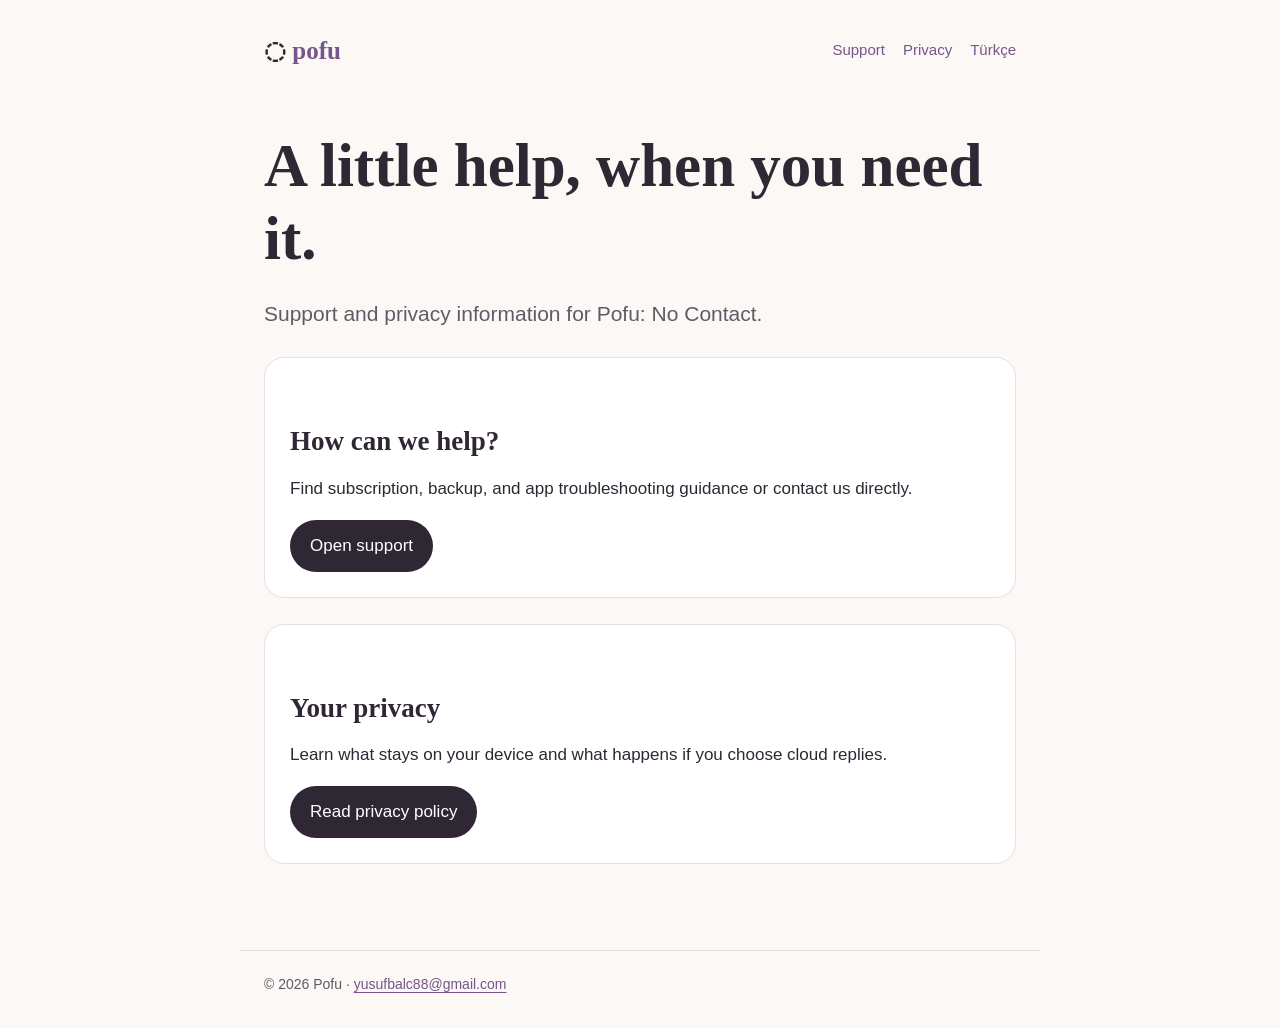
<file: index.html>
<!doctype html><html lang="en"><head><meta charset="utf-8"><meta name="viewport" content="width=device-width,initial-scale=1"><title>Pofu · Support and Privacy</title><link rel="stylesheet" href="styles.css"></head><body>
<header><a class="brand" href="./">◌ <span>pofu</span></a><nav><a href="support/">Support</a><a href="privacy/">Privacy</a><a href="support/tr.html" lang="tr">Türkçe</a></nav></header>
<main><h1>A little help, when you need it.</h1><p class="lead">Support and privacy information for Pofu: No Contact.</p><div class="card"><h2>How can we help?</h2><p>Find subscription, backup, and app troubleshooting guidance or contact us directly.</p><a class="button" href="support/">Open support</a></div><div class="card"><h2>Your privacy</h2><p>Learn what stays on your device and what happens if you choose cloud replies.</p><a class="button" href="privacy/">Read privacy policy</a></div></main>
<footer>© 2026 Pofu · <a href="mailto:yusufbalc88@gmail.com">yusufbalc88@gmail.com</a></footer></body></html>
</file>
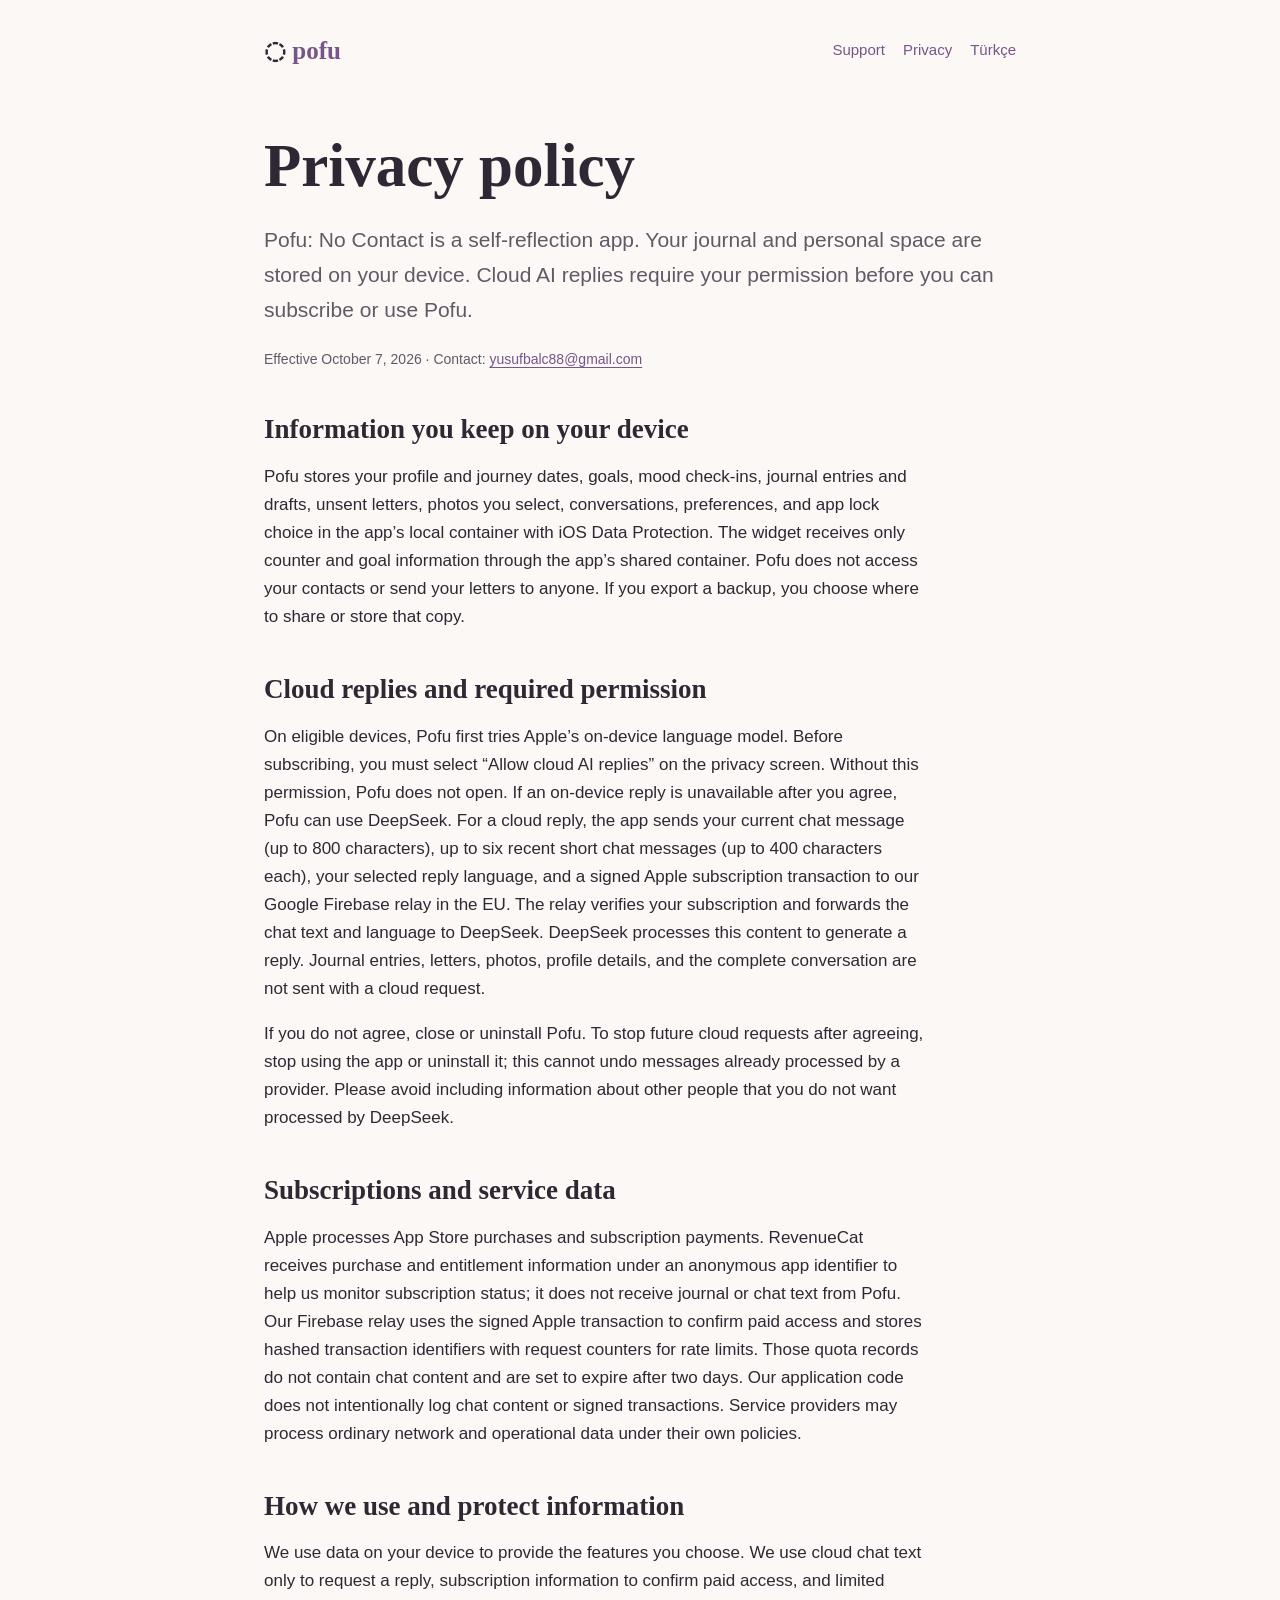
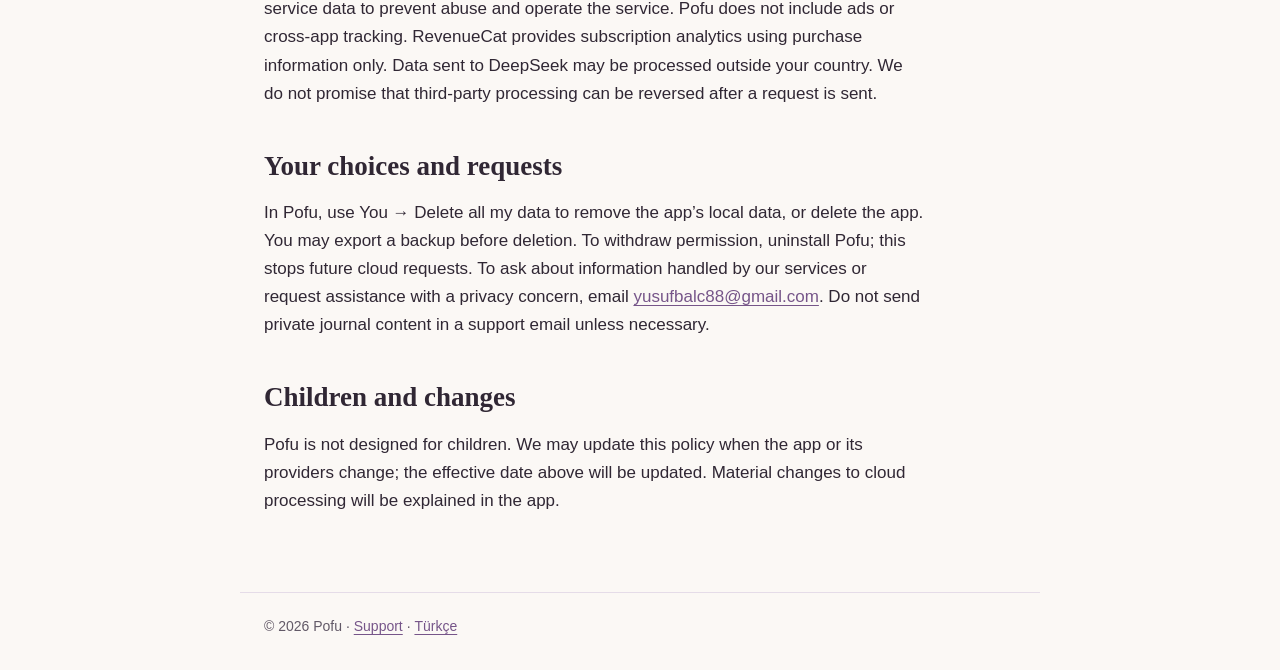
<file: privacy/index.html>
<!doctype html><html lang="en"><head><meta charset="utf-8"><meta name="viewport" content="width=device-width,initial-scale=1"><title>Privacy Policy · Pofu</title><link rel="stylesheet" href="../styles.css"></head><body>
<header><a class="brand" href="../">◌ <span>pofu</span></a><nav><a href="../support/">Support</a><a href="./" aria-current="page">Privacy</a><a href="tr.html" lang="tr">Türkçe</a></nav></header>
<main><h1>Privacy policy</h1><p class="lead">Pofu: No Contact is a self-reflection app. Your journal and personal space are stored on your device. Cloud AI replies require your permission before you can subscribe or use Pofu.</p><p class="small">Effective October 7, 2026 · Contact: <a href="mailto:yusufbalc88@gmail.com">yusufbalc88@gmail.com</a></p>
<h2>Information you keep on your device</h2><p>Pofu stores your profile and journey dates, goals, mood check-ins, journal entries and drafts, unsent letters, photos you select, conversations, preferences, and app lock choice in the app’s local container with iOS Data Protection. The widget receives only counter and goal information through the app’s shared container. Pofu does not access your contacts or send your letters to anyone. If you export a backup, you choose where to share or store that copy.</p>
<h2>Cloud replies and required permission</h2><p>On eligible devices, Pofu first tries Apple’s on-device language model. Before subscribing, you must select “Allow cloud AI replies” on the privacy screen. Without this permission, Pofu does not open. If an on-device reply is unavailable after you agree, Pofu can use DeepSeek. For a cloud reply, the app sends your current chat message (up to 800 characters), up to six recent short chat messages (up to 400 characters each), your selected reply language, and a signed Apple subscription transaction to our Google Firebase relay in the EU. The relay verifies your subscription and forwards the chat text and language to DeepSeek. DeepSeek processes this content to generate a reply. Journal entries, letters, photos, profile details, and the complete conversation are not sent with a cloud request.</p><p>If you do not agree, close or uninstall Pofu. To stop future cloud requests after agreeing, stop using the app or uninstall it; this cannot undo messages already processed by a provider. Please avoid including information about other people that you do not want processed by DeepSeek.</p>
<h2>Subscriptions and service data</h2><p>Apple processes App Store purchases and subscription payments. RevenueCat receives purchase and entitlement information under an anonymous app identifier to help us monitor subscription status; it does not receive journal or chat text from Pofu. Our Firebase relay uses the signed Apple transaction to confirm paid access and stores hashed transaction identifiers with request counters for rate limits. Those quota records do not contain chat content and are set to expire after two days. Our application code does not intentionally log chat content or signed transactions. Service providers may process ordinary network and operational data under their own policies.</p>
<h2>How we use and protect information</h2><p>We use data on your device to provide the features you choose. We use cloud chat text only to request a reply, subscription information to confirm paid access, and limited service data to prevent abuse and operate the service. Pofu does not include ads or cross-app tracking. RevenueCat provides subscription analytics using purchase information only. Data sent to DeepSeek may be processed outside your country. We do not promise that third-party processing can be reversed after a request is sent.</p>
<h2>Your choices and requests</h2><p>In Pofu, use You → Delete all my data to remove the app’s local data, or delete the app. You may export a backup before deletion. To withdraw permission, uninstall Pofu; this stops future cloud requests. To ask about information handled by our services or request assistance with a privacy concern, email <a href="mailto:yusufbalc88@gmail.com">yusufbalc88@gmail.com</a>. Do not send private journal content in a support email unless necessary.</p>
<h2>Children and changes</h2><p>Pofu is not designed for children. We may update this policy when the app or its providers change; the effective date above will be updated. Material changes to cloud processing will be explained in the app.</p>
</main><footer>© 2026 Pofu · <a href="../support/">Support</a> · <a href="tr.html" lang="tr">Türkçe</a></footer></body></html>
</file>
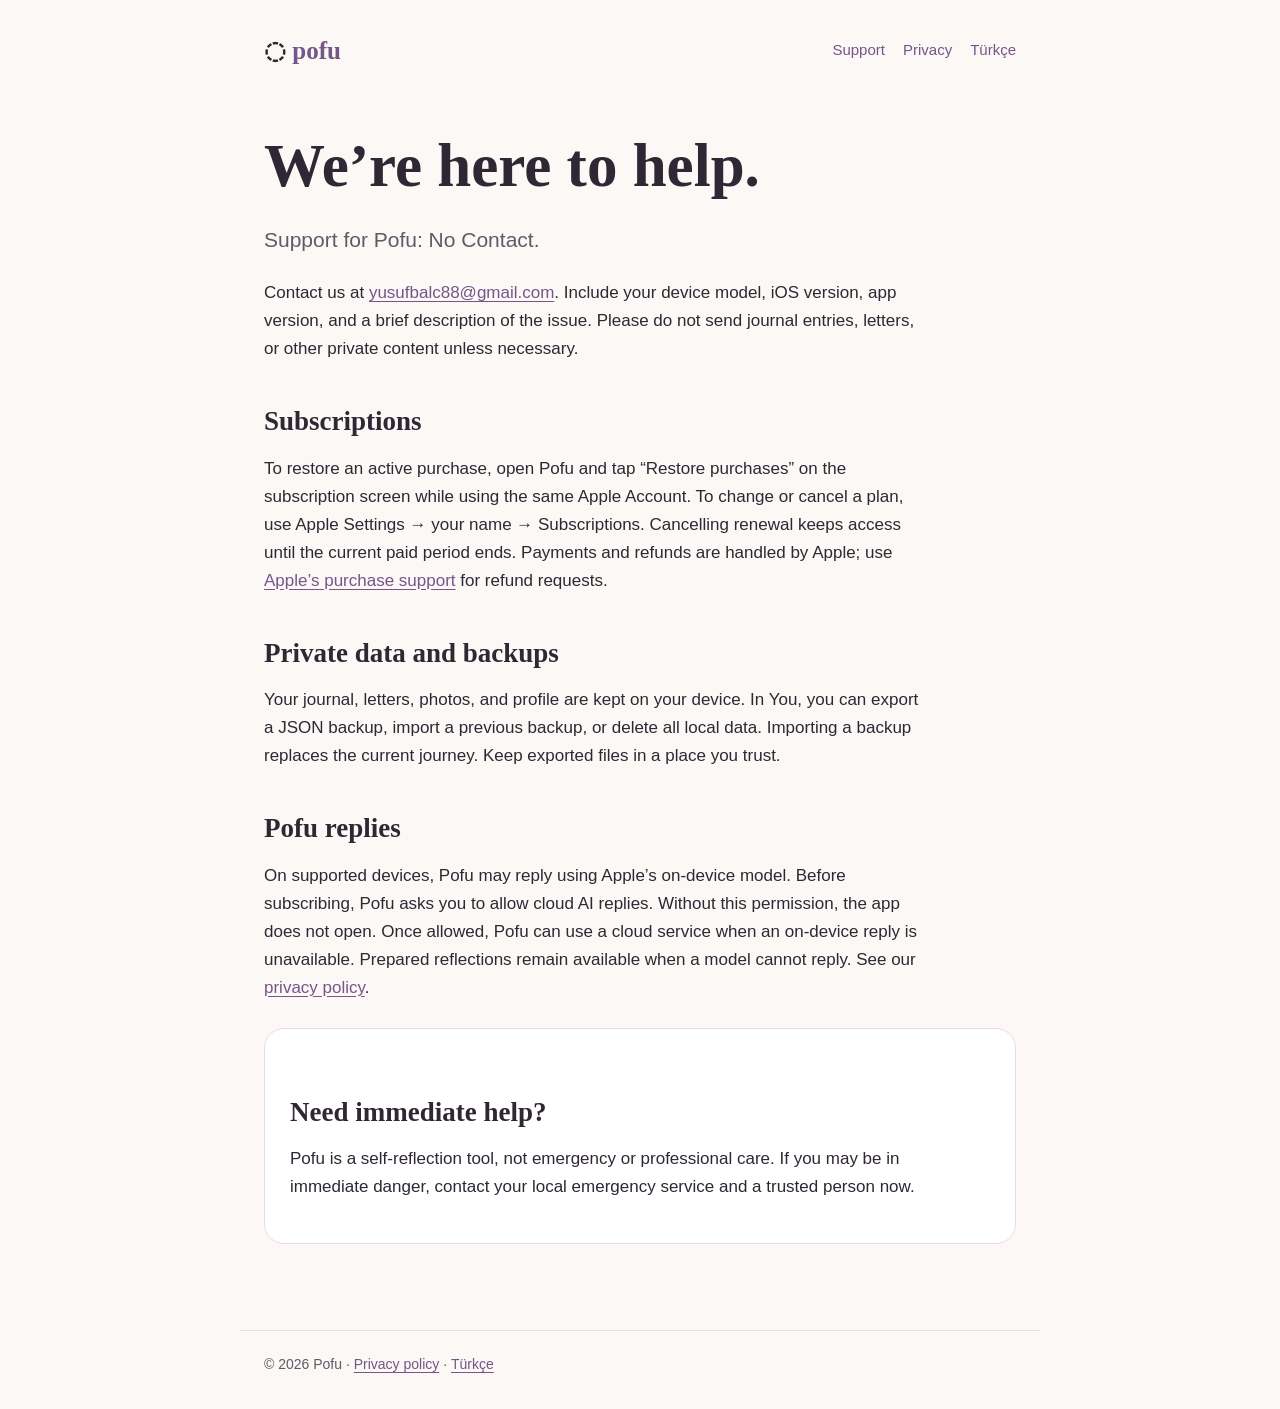
<file: support/index.html>
<!doctype html><html lang="en"><head><meta charset="utf-8"><meta name="viewport" content="width=device-width,initial-scale=1"><title>Support · Pofu</title><link rel="stylesheet" href="../styles.css"></head><body>
<header><a class="brand" href="../">◌ <span>pofu</span></a><nav><a href="./" aria-current="page">Support</a><a href="../privacy/">Privacy</a><a href="tr.html" lang="tr">Türkçe</a></nav></header>
<main><h1>We’re here to help.</h1><p class="lead">Support for Pofu: No Contact.</p><p>Contact us at <a href="mailto:yusufbalc88@gmail.com">yusufbalc88@gmail.com</a>. Include your device model, iOS version, app version, and a brief description of the issue. Please do not send journal entries, letters, or other private content unless necessary.</p>
<h2>Subscriptions</h2><p>To restore an active purchase, open Pofu and tap “Restore purchases” on the subscription screen while using the same Apple Account. To change or cancel a plan, use Apple Settings → your name → Subscriptions. Cancelling renewal keeps access until the current paid period ends. Payments and refunds are handled by Apple; use <a href="https://reportaproblem.apple.com/">Apple’s purchase support</a> for refund requests.</p>
<h2>Private data and backups</h2><p>Your journal, letters, photos, and profile are kept on your device. In You, you can export a JSON backup, import a previous backup, or delete all local data. Importing a backup replaces the current journey. Keep exported files in a place you trust.</p>
<h2>Pofu replies</h2><p>On supported devices, Pofu may reply using Apple’s on-device model. Before subscribing, Pofu asks you to allow cloud AI replies. Without this permission, the app does not open. Once allowed, Pofu can use a cloud service when an on-device reply is unavailable. Prepared reflections remain available when a model cannot reply. See our <a href="../privacy/">privacy policy</a>.</p>
<div class="card"><h2>Need immediate help?</h2><p>Pofu is a self-reflection tool, not emergency or professional care. If you may be in immediate danger, contact your local emergency service and a trusted person now.</p></div>
</main><footer>© 2026 Pofu · <a href="../privacy/">Privacy policy</a> · <a href="tr.html" lang="tr">Türkçe</a></footer></body></html>
</file>
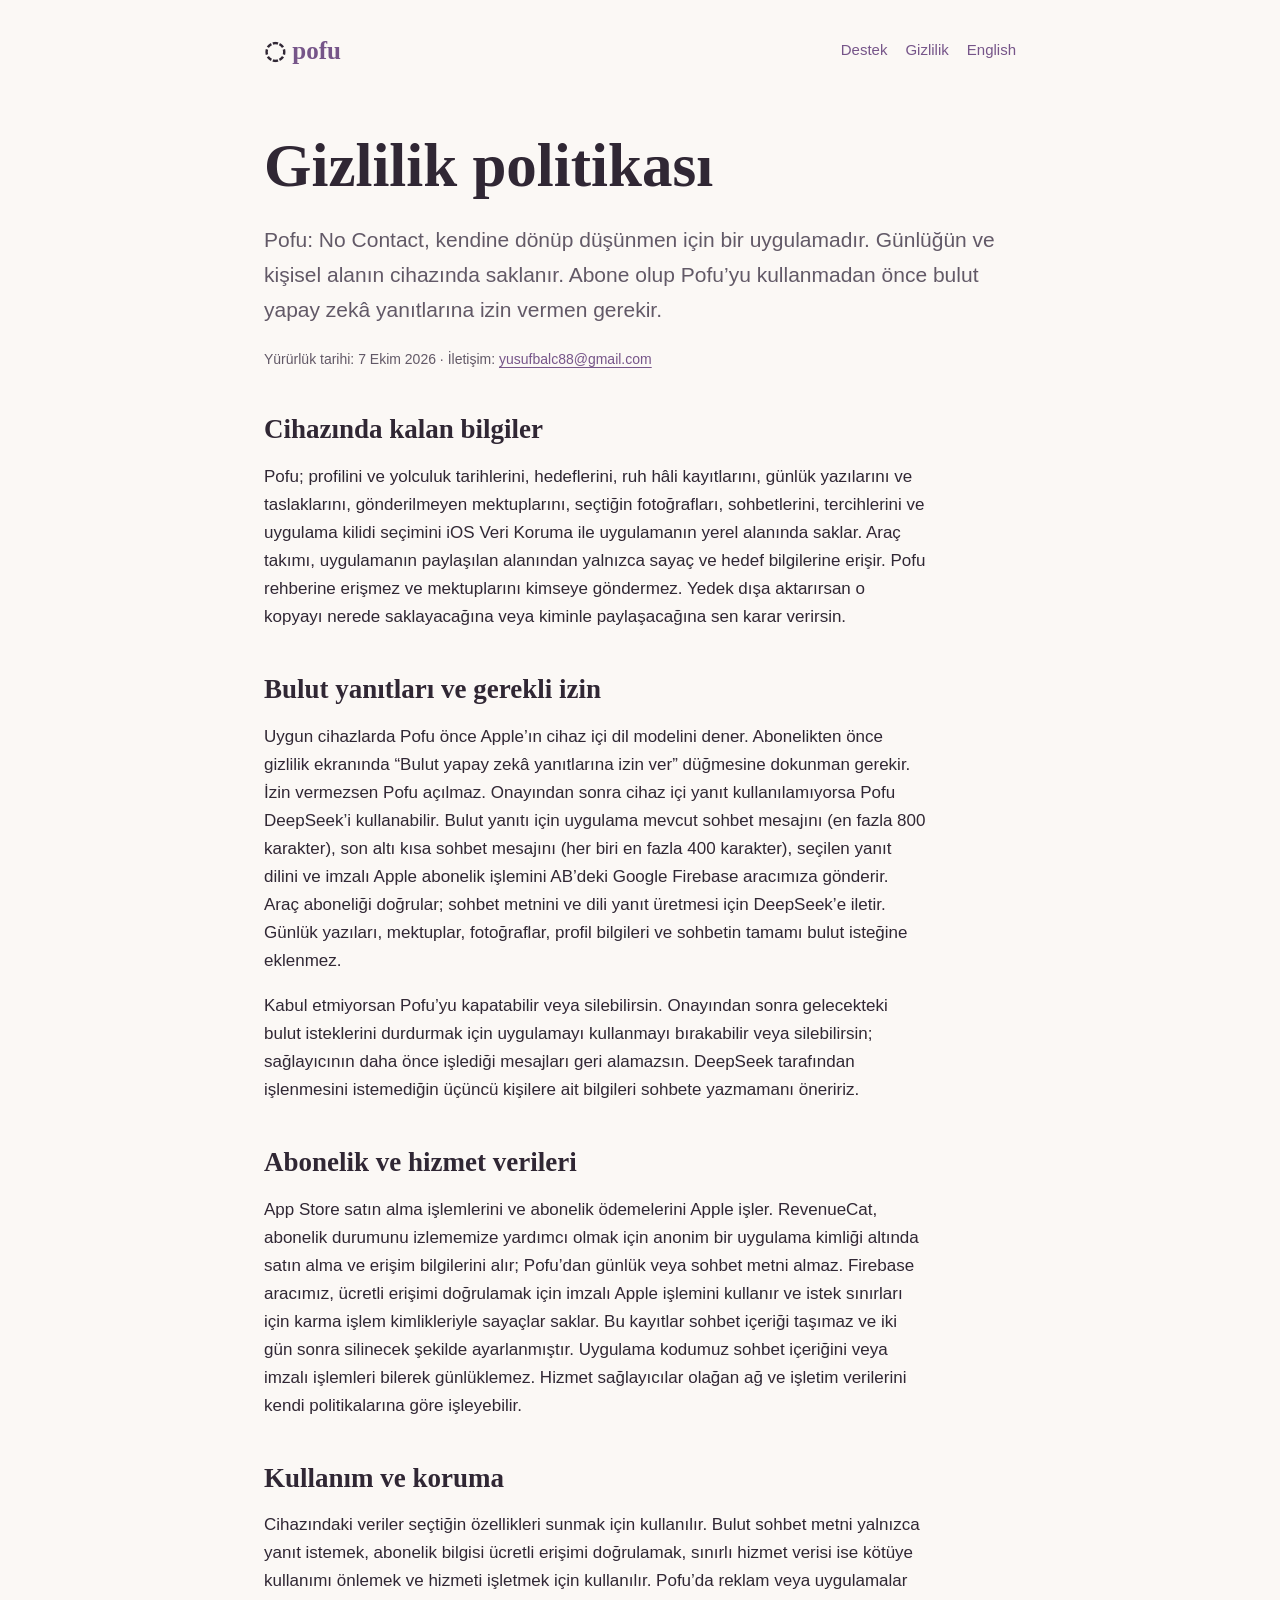
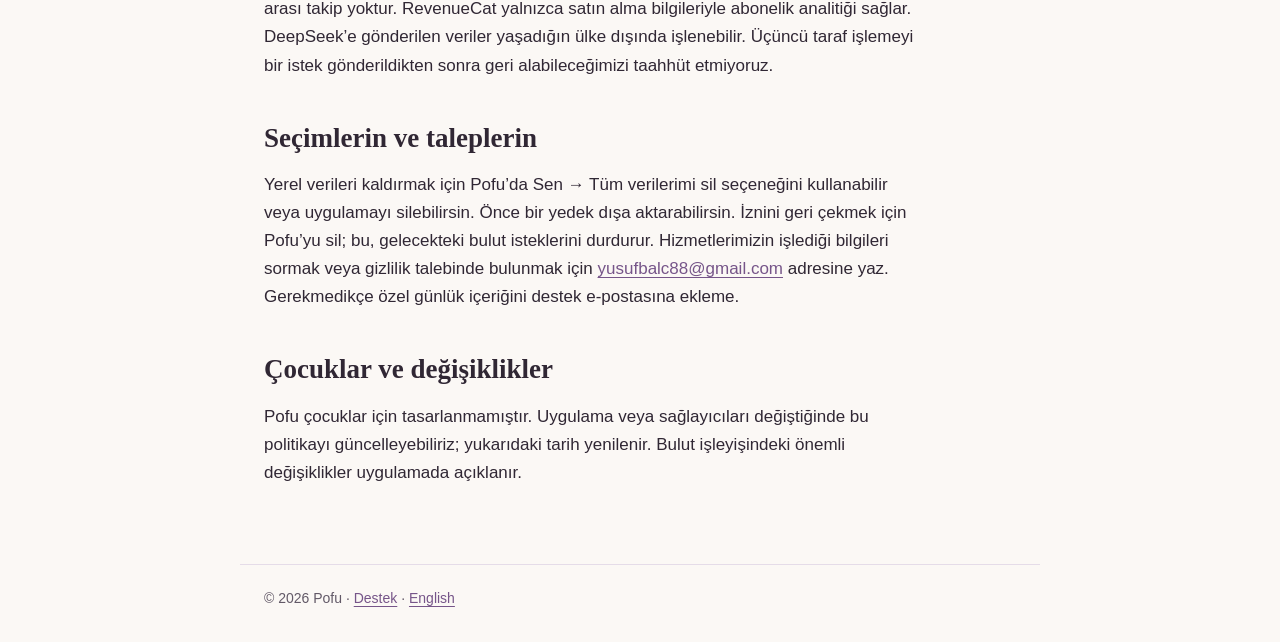
<file: privacy/tr.html>
<!doctype html><html lang="tr"><head><meta charset="utf-8"><meta name="viewport" content="width=device-width,initial-scale=1"><title>Gizlilik Politikası · Pofu</title><link rel="stylesheet" href="../styles.css"></head><body>
<header><a class="brand" href="../">◌ <span>pofu</span></a><nav><a href="../support/tr.html">Destek</a><a href="tr.html" aria-current="page">Gizlilik</a><a href="./" lang="en">English</a></nav></header>
<main><h1>Gizlilik politikası</h1><p class="lead">Pofu: No Contact, kendine dönüp düşünmen için bir uygulamadır. Günlüğün ve kişisel alanın cihazında saklanır. Abone olup Pofu’yu kullanmadan önce bulut yapay zekâ yanıtlarına izin vermen gerekir.</p><p class="small">Yürürlük tarihi: 7 Ekim 2026 · İletişim: <a href="mailto:yusufbalc88@gmail.com">yusufbalc88@gmail.com</a></p>
<h2>Cihazında kalan bilgiler</h2><p>Pofu; profilini ve yolculuk tarihlerini, hedeflerini, ruh hâli kayıtlarını, günlük yazılarını ve taslaklarını, gönderilmeyen mektuplarını, seçtiğin fotoğrafları, sohbetlerini, tercihlerini ve uygulama kilidi seçimini iOS Veri Koruma ile uygulamanın yerel alanında saklar. Araç takımı, uygulamanın paylaşılan alanından yalnızca sayaç ve hedef bilgilerine erişir. Pofu rehberine erişmez ve mektuplarını kimseye göndermez. Yedek dışa aktarırsan o kopyayı nerede saklayacağına veya kiminle paylaşacağına sen karar verirsin.</p>
<h2>Bulut yanıtları ve gerekli izin</h2><p>Uygun cihazlarda Pofu önce Apple’ın cihaz içi dil modelini dener. Abonelikten önce gizlilik ekranında “Bulut yapay zekâ yanıtlarına izin ver” düğmesine dokunman gerekir. İzin vermezsen Pofu açılmaz. Onayından sonra cihaz içi yanıt kullanılamıyorsa Pofu DeepSeek’i kullanabilir. Bulut yanıtı için uygulama mevcut sohbet mesajını (en fazla 800 karakter), son altı kısa sohbet mesajını (her biri en fazla 400 karakter), seçilen yanıt dilini ve imzalı Apple abonelik işlemini AB’deki Google Firebase aracımıza gönderir. Araç aboneliği doğrular; sohbet metnini ve dili yanıt üretmesi için DeepSeek’e iletir. Günlük yazıları, mektuplar, fotoğraflar, profil bilgileri ve sohbetin tamamı bulut isteğine eklenmez.</p><p>Kabul etmiyorsan Pofu’yu kapatabilir veya silebilirsin. Onayından sonra gelecekteki bulut isteklerini durdurmak için uygulamayı kullanmayı bırakabilir veya silebilirsin; sağlayıcının daha önce işlediği mesajları geri alamazsın. DeepSeek tarafından işlenmesini istemediğin üçüncü kişilere ait bilgileri sohbete yazmamanı öneririz.</p>
<h2>Abonelik ve hizmet verileri</h2><p>App Store satın alma işlemlerini ve abonelik ödemelerini Apple işler. RevenueCat, abonelik durumunu izlememize yardımcı olmak için anonim bir uygulama kimliği altında satın alma ve erişim bilgilerini alır; Pofu’dan günlük veya sohbet metni almaz. Firebase aracımız, ücretli erişimi doğrulamak için imzalı Apple işlemini kullanır ve istek sınırları için karma işlem kimlikleriyle sayaçlar saklar. Bu kayıtlar sohbet içeriği taşımaz ve iki gün sonra silinecek şekilde ayarlanmıştır. Uygulama kodumuz sohbet içeriğini veya imzalı işlemleri bilerek günlüklemez. Hizmet sağlayıcılar olağan ağ ve işletim verilerini kendi politikalarına göre işleyebilir.</p>
<h2>Kullanım ve koruma</h2><p>Cihazındaki veriler seçtiğin özellikleri sunmak için kullanılır. Bulut sohbet metni yalnızca yanıt istemek, abonelik bilgisi ücretli erişimi doğrulamak, sınırlı hizmet verisi ise kötüye kullanımı önlemek ve hizmeti işletmek için kullanılır. Pofu’da reklam veya uygulamalar arası takip yoktur. RevenueCat yalnızca satın alma bilgileriyle abonelik analitiği sağlar. DeepSeek’e gönderilen veriler yaşadığın ülke dışında işlenebilir. Üçüncü taraf işlemeyi bir istek gönderildikten sonra geri alabileceğimizi taahhüt etmiyoruz.</p>
<h2>Seçimlerin ve taleplerin</h2><p>Yerel verileri kaldırmak için Pofu’da Sen → Tüm verilerimi sil seçeneğini kullanabilir veya uygulamayı silebilirsin. Önce bir yedek dışa aktarabilirsin. İznini geri çekmek için Pofu’yu sil; bu, gelecekteki bulut isteklerini durdurur. Hizmetlerimizin işlediği bilgileri sormak veya gizlilik talebinde bulunmak için <a href="mailto:yusufbalc88@gmail.com">yusufbalc88@gmail.com</a> adresine yaz. Gerekmedikçe özel günlük içeriğini destek e-postasına ekleme.</p>
<h2>Çocuklar ve değişiklikler</h2><p>Pofu çocuklar için tasarlanmamıştır. Uygulama veya sağlayıcıları değiştiğinde bu politikayı güncelleyebiliriz; yukarıdaki tarih yenilenir. Bulut işleyişindeki önemli değişiklikler uygulamada açıklanır.</p>
</main><footer>© 2026 Pofu · <a href="../support/tr.html">Destek</a> · <a href="./" lang="en">English</a></footer></body></html>
</file>
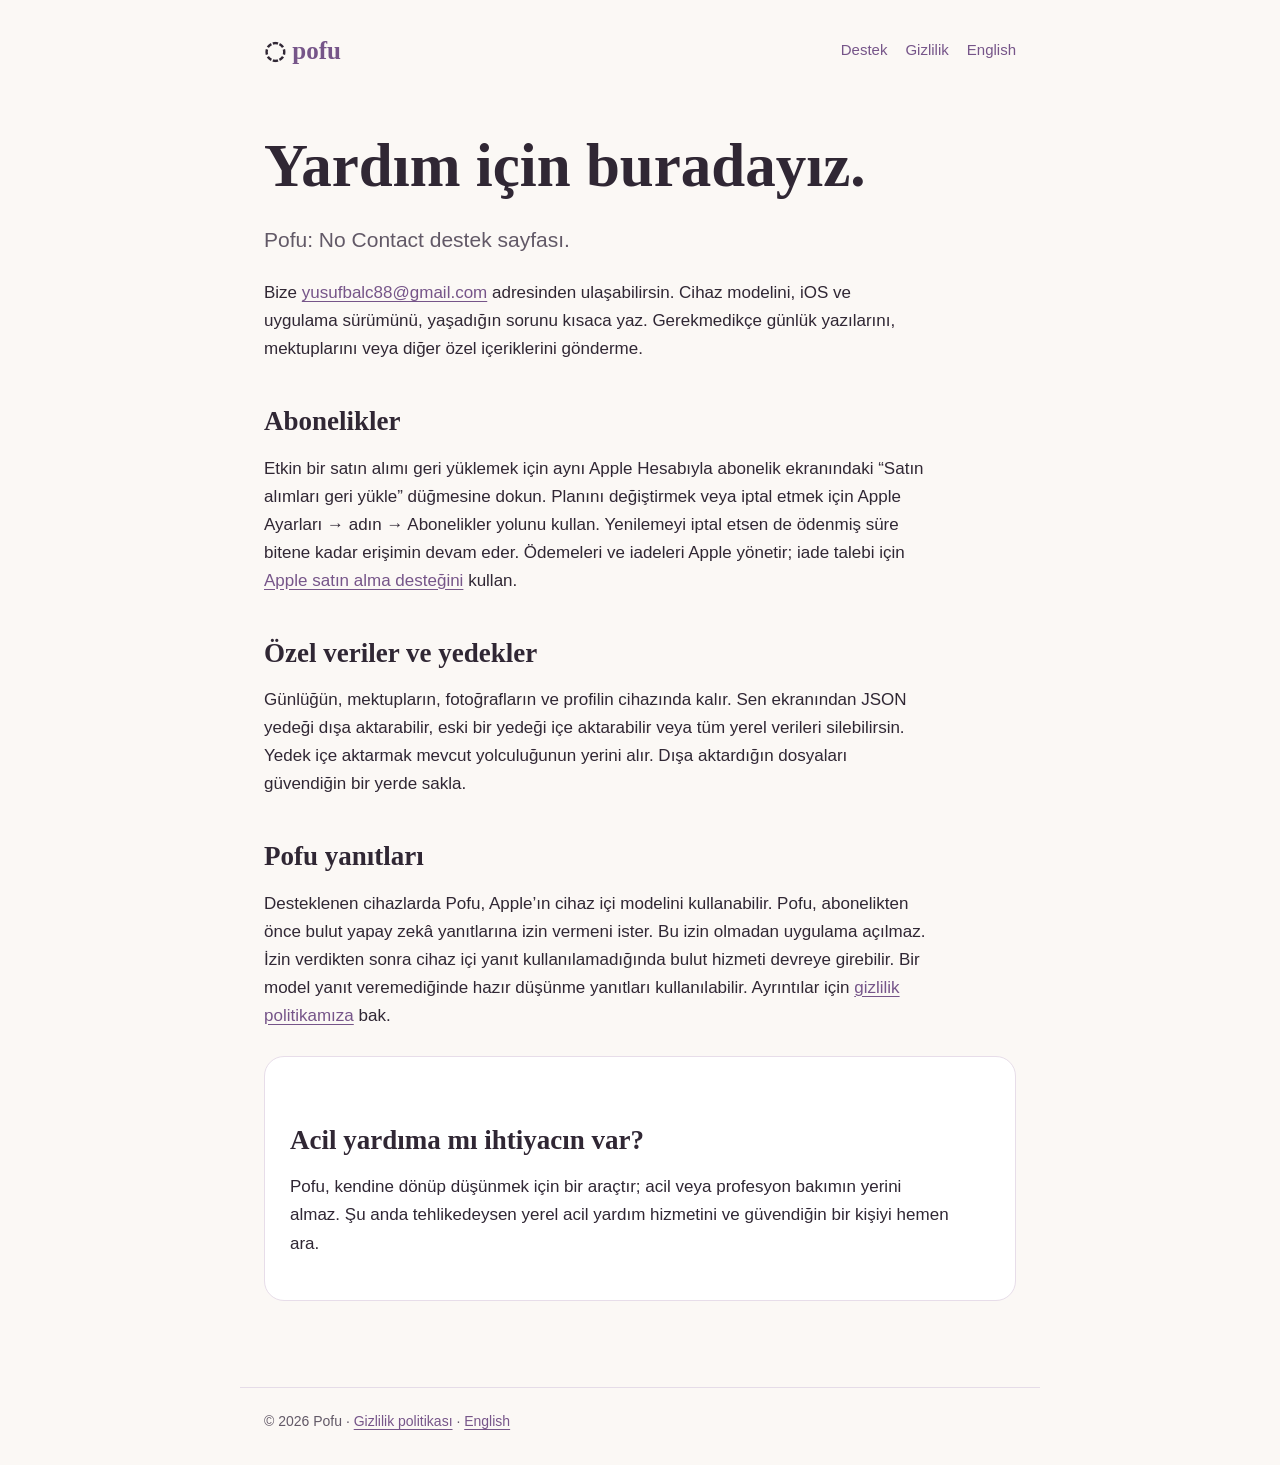
<file: support/tr.html>
<!doctype html><html lang="tr"><head><meta charset="utf-8"><meta name="viewport" content="width=device-width,initial-scale=1"><title>Destek · Pofu</title><link rel="stylesheet" href="../styles.css"></head><body>
<header><a class="brand" href="../">◌ <span>pofu</span></a><nav><a href="tr.html" aria-current="page">Destek</a><a href="../privacy/tr.html">Gizlilik</a><a href="./" lang="en">English</a></nav></header>
<main><h1>Yardım için buradayız.</h1><p class="lead">Pofu: No Contact destek sayfası.</p><p>Bize <a href="mailto:yusufbalc88@gmail.com">yusufbalc88@gmail.com</a> adresinden ulaşabilirsin. Cihaz modelini, iOS ve uygulama sürümünü, yaşadığın sorunu kısaca yaz. Gerekmedikçe günlük yazılarını, mektuplarını veya diğer özel içeriklerini gönderme.</p>
<h2>Abonelikler</h2><p>Etkin bir satın alımı geri yüklemek için aynı Apple Hesabıyla abonelik ekranındaki “Satın alımları geri yükle” düğmesine dokun. Planını değiştirmek veya iptal etmek için Apple Ayarları → adın → Abonelikler yolunu kullan. Yenilemeyi iptal etsen de ödenmiş süre bitene kadar erişimin devam eder. Ödemeleri ve iadeleri Apple yönetir; iade talebi için <a href="https://reportaproblem.apple.com/">Apple satın alma desteğini</a> kullan.</p>
<h2>Özel veriler ve yedekler</h2><p>Günlüğün, mektupların, fotoğrafların ve profilin cihazında kalır. Sen ekranından JSON yedeği dışa aktarabilir, eski bir yedeği içe aktarabilir veya tüm yerel verileri silebilirsin. Yedek içe aktarmak mevcut yolculuğunun yerini alır. Dışa aktardığın dosyaları güvendiğin bir yerde sakla.</p>
<h2>Pofu yanıtları</h2><p>Desteklenen cihazlarda Pofu, Apple’ın cihaz içi modelini kullanabilir. Pofu, abonelikten önce bulut yapay zekâ yanıtlarına izin vermeni ister. Bu izin olmadan uygulama açılmaz. İzin verdikten sonra cihaz içi yanıt kullanılamadığında bulut hizmeti devreye girebilir. Bir model yanıt veremediğinde hazır düşünme yanıtları kullanılabilir. Ayrıntılar için <a href="../privacy/tr.html">gizlilik politikamıza</a> bak.</p>
<div class="card"><h2>Acil yardıma mı ihtiyacın var?</h2><p>Pofu, kendine dönüp düşünmek için bir araçtır; acil veya profesyon bakımın yerini almaz. Şu anda tehlikedeysen yerel acil yardım hizmetini ve güvendiğin bir kişiyi hemen ara.</p></div>
</main><footer>© 2026 Pofu · <a href="../privacy/tr.html">Gizlilik politikası</a> · <a href="./" lang="en">English</a></footer></body></html>
</file>
<file: styles.css>
:root{color-scheme:light;--ink:#302734;--muted:#625967;--paper:#fbf8f5;--lavender:#eee6f2;--accent:#765589}
*{box-sizing:border-box}body{margin:0;background:var(--paper);color:var(--ink);font:17px/1.65 -apple-system,BlinkMacSystemFont,"Segoe UI",sans-serif}
header,main,footer{max-width:800px;margin:auto;padding:0 24px}header{padding-top:30px;display:flex;justify-content:space-between;gap:16px;align-items:center}
.brand{font-family:Georgia,serif;font-size:25px;font-weight:bold;color:var(--ink);text-decoration:none}.brand span{color:var(--accent)}
nav{display:flex;gap:18px;flex-wrap:wrap}a{color:var(--accent);text-underline-offset:3px}nav a{text-decoration:none;font-size:15px}
main{padding-top:58px;padding-bottom:60px}h1,h2{font-family:Georgia,serif;line-height:1.2}h1{font-size:clamp(38px,7vw,61px);margin:0 0 16px}h2{font-size:27px;margin:42px 0 10px}
p,li{max-width:70ch}p.lead{font-size:21px;color:var(--muted)}.card{background:#fff;border:1px solid #e7dde9;border-radius:20px;padding:25px;margin:26px 0}
.small{font-size:14px;color:var(--muted)}.links{display:flex;gap:14px;flex-wrap:wrap}.button{display:inline-block;background:var(--ink);color:#fff;text-decoration:none;padding:12px 20px;border-radius:999px}
footer{border-top:1px solid #e5dce8;padding-top:22px;padding-bottom:32px;font-size:14px;color:var(--muted)}
@media(max-width:530px){header{align-items:flex-start;flex-direction:column}main{padding-top:40px}}
</file>
